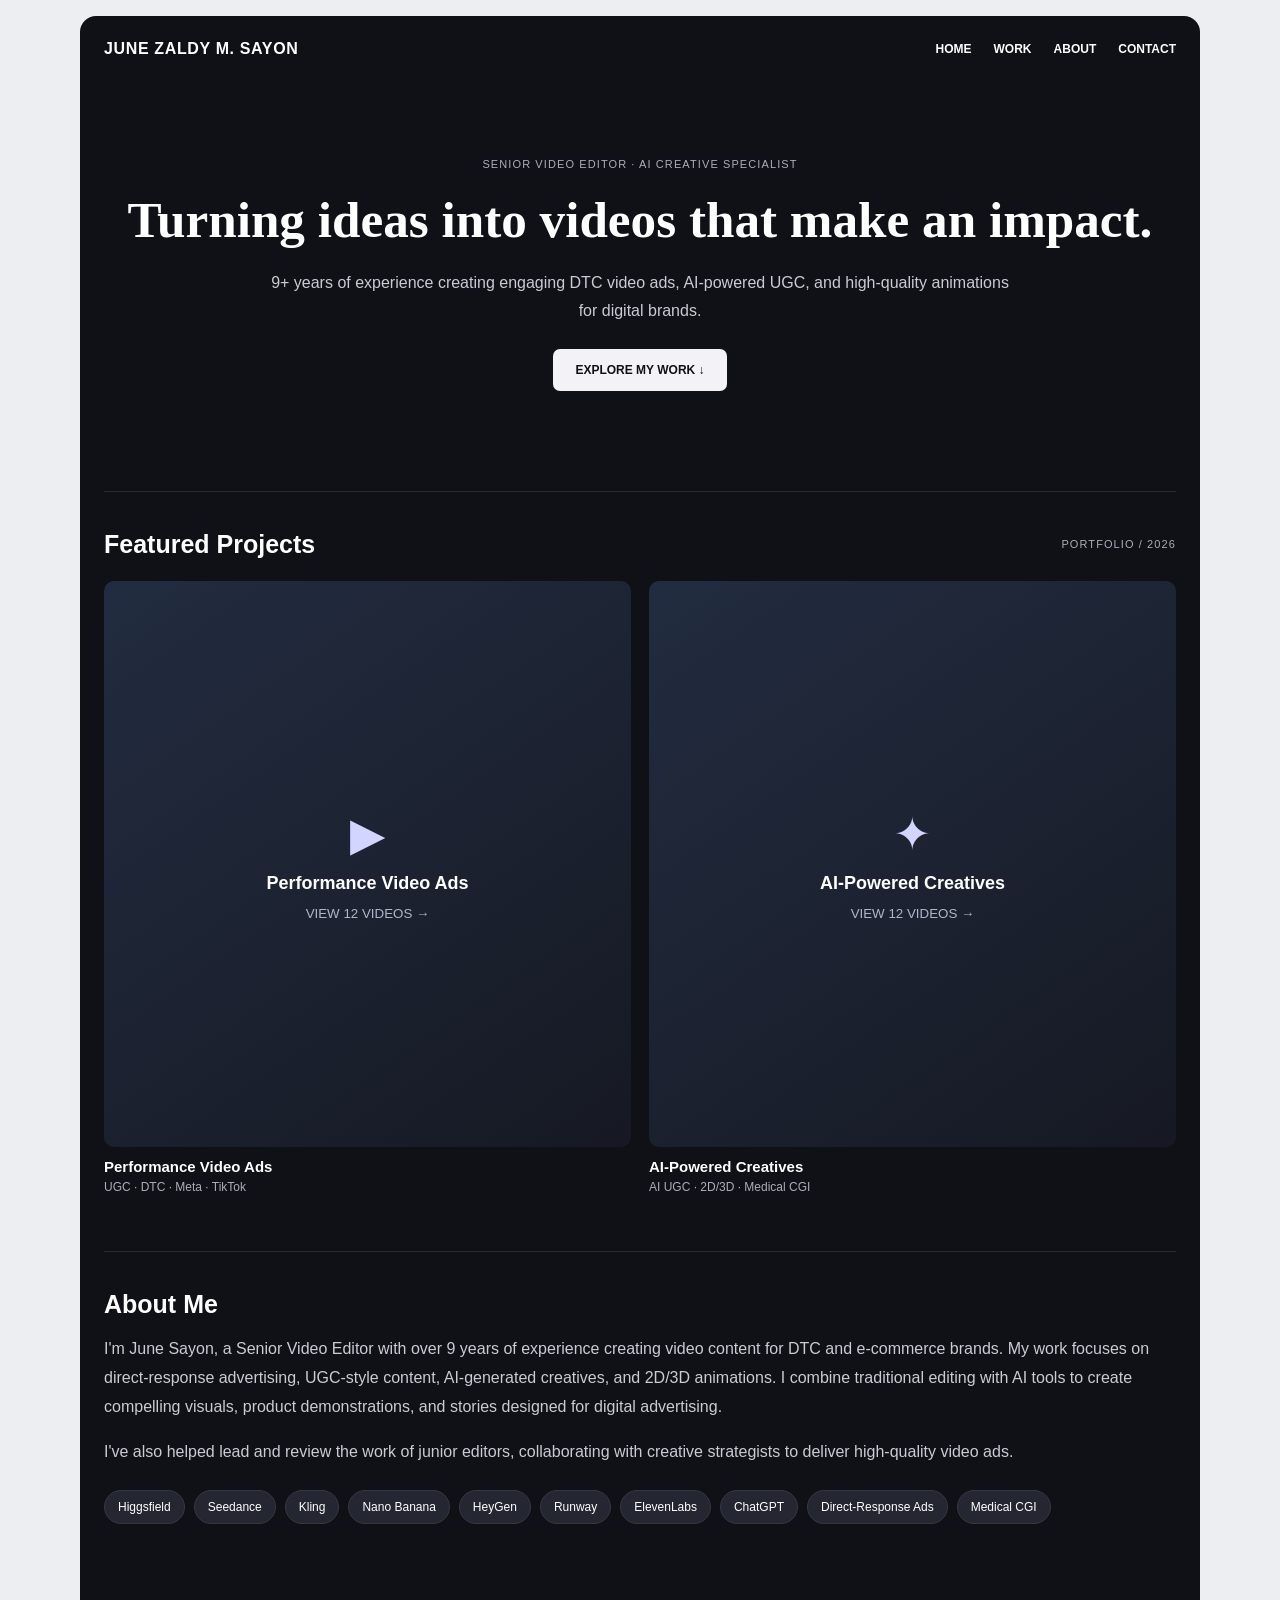
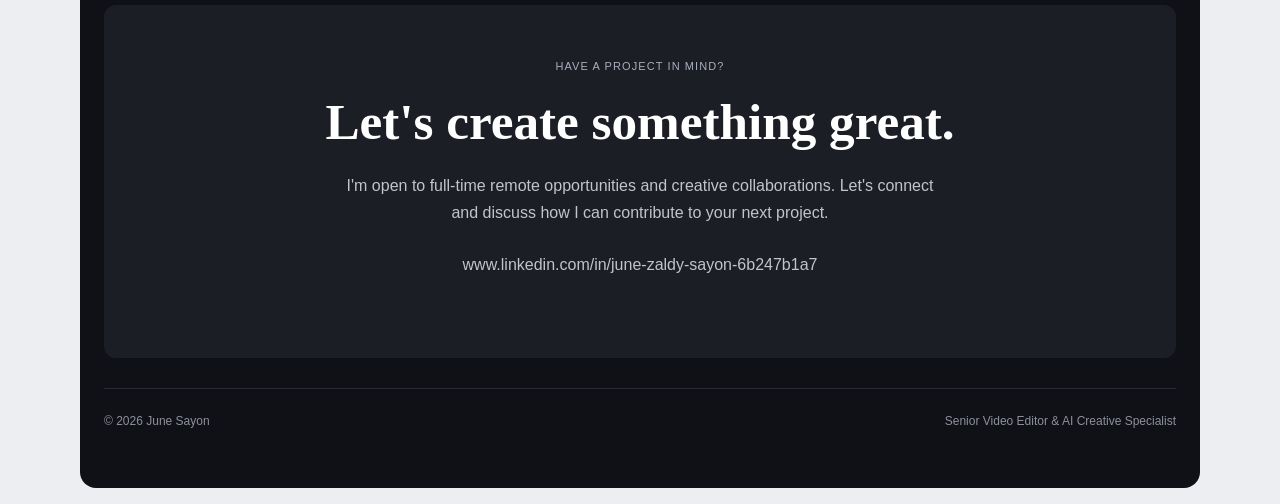
<file: index.html>
<!doctype html><html lang="en"><head><meta charset="utf-8"><meta name="viewport" content="width=device-width,initial-scale=1"><meta name="description" content="June Zaldy M. Sayon — Senior Video Editor & AI Creative Specialist"><title>June Zaldy M. Sayon | Senior Video Editor</title><link rel="stylesheet" href="style.css"></head><body><main><header><a class="brand" href="index.html">JUNE ZALDY M. SAYON</a><nav><a href="index.html">HOME</a><a href="index.html#work">WORK</a><a href="index.html#about">ABOUT</a><a href="index.html#contact">CONTACT</a></nav></header><section class="hero" id="home"><div class="eyebrow">SENIOR VIDEO EDITOR · AI CREATIVE SPECIALIST</div><h1>Turning ideas into videos that make an impact.</h1><p>9+ years of experience creating engaging DTC video ads, AI-powered UGC, and high-quality animations for digital brands.</p><a class="btn" href="#work">EXPLORE MY WORK ↓</a></section><section class="section" id="work"><div class="sectionhead"><h2>Featured Projects</h2><span class="tag">PORTFOLIO / 2026</span></div><div class="grid"><a class="project link" href="performance-ads.html"><div class="visual"><div class="placeholder"><span class="symbol">▶</span><strong>Performance Video Ads</strong><small>VIEW 12 VIDEOS →</small></div></div><h3>Performance Video Ads</h3><p>UGC · DTC · Meta · TikTok</p></a><a class="project link" href="ai-creatives.html"><div class="visual"><div class="placeholder"><span class="symbol">✦</span><strong>AI-Powered Creatives</strong><small>VIEW 12 VIDEOS →</small></div></div><h3>AI-Powered Creatives</h3><p>AI UGC · 2D/3D · Medical CGI</p></a></div></section><section class="section about" id="about"><h2>About Me</h2><p>I'm June Sayon, a Senior Video Editor with over 9 years of experience creating video content for DTC and e-commerce brands. My work focuses on direct-response advertising, UGC-style content, AI-generated creatives, and 2D/3D animations. I combine traditional editing with AI tools to create compelling visuals, product demonstrations, and stories designed for digital advertising.</p><p>I've also helped lead and review the work of junior editors, collaborating with creative strategists to deliver high-quality video ads.</p><div class="skills"><span>Higgsfield</span><span>Seedance</span><span>Kling</span><span>Nano Banana</span><span>HeyGen</span><span>Runway</span><span>ElevenLabs</span><span>ChatGPT</span><span>Direct-Response Ads</span><span>Medical CGI</span></div></section><section class="contact" id="contact"><div class="eyebrow">HAVE A PROJECT IN MIND?</div><h2>Let's create something great.</h2><p>I'm open to full-time remote opportunities and creative collaborations. Let's connect and discuss how I can contribute to your next project.</p><p>www.linkedin.com/in/june-zaldy-sayon-6b247b1a7</p></section><div class="footer"><span>© 2026 June Sayon</span><span>Senior Video Editor & AI Creative Specialist</span></div></main></body></html>
</file>
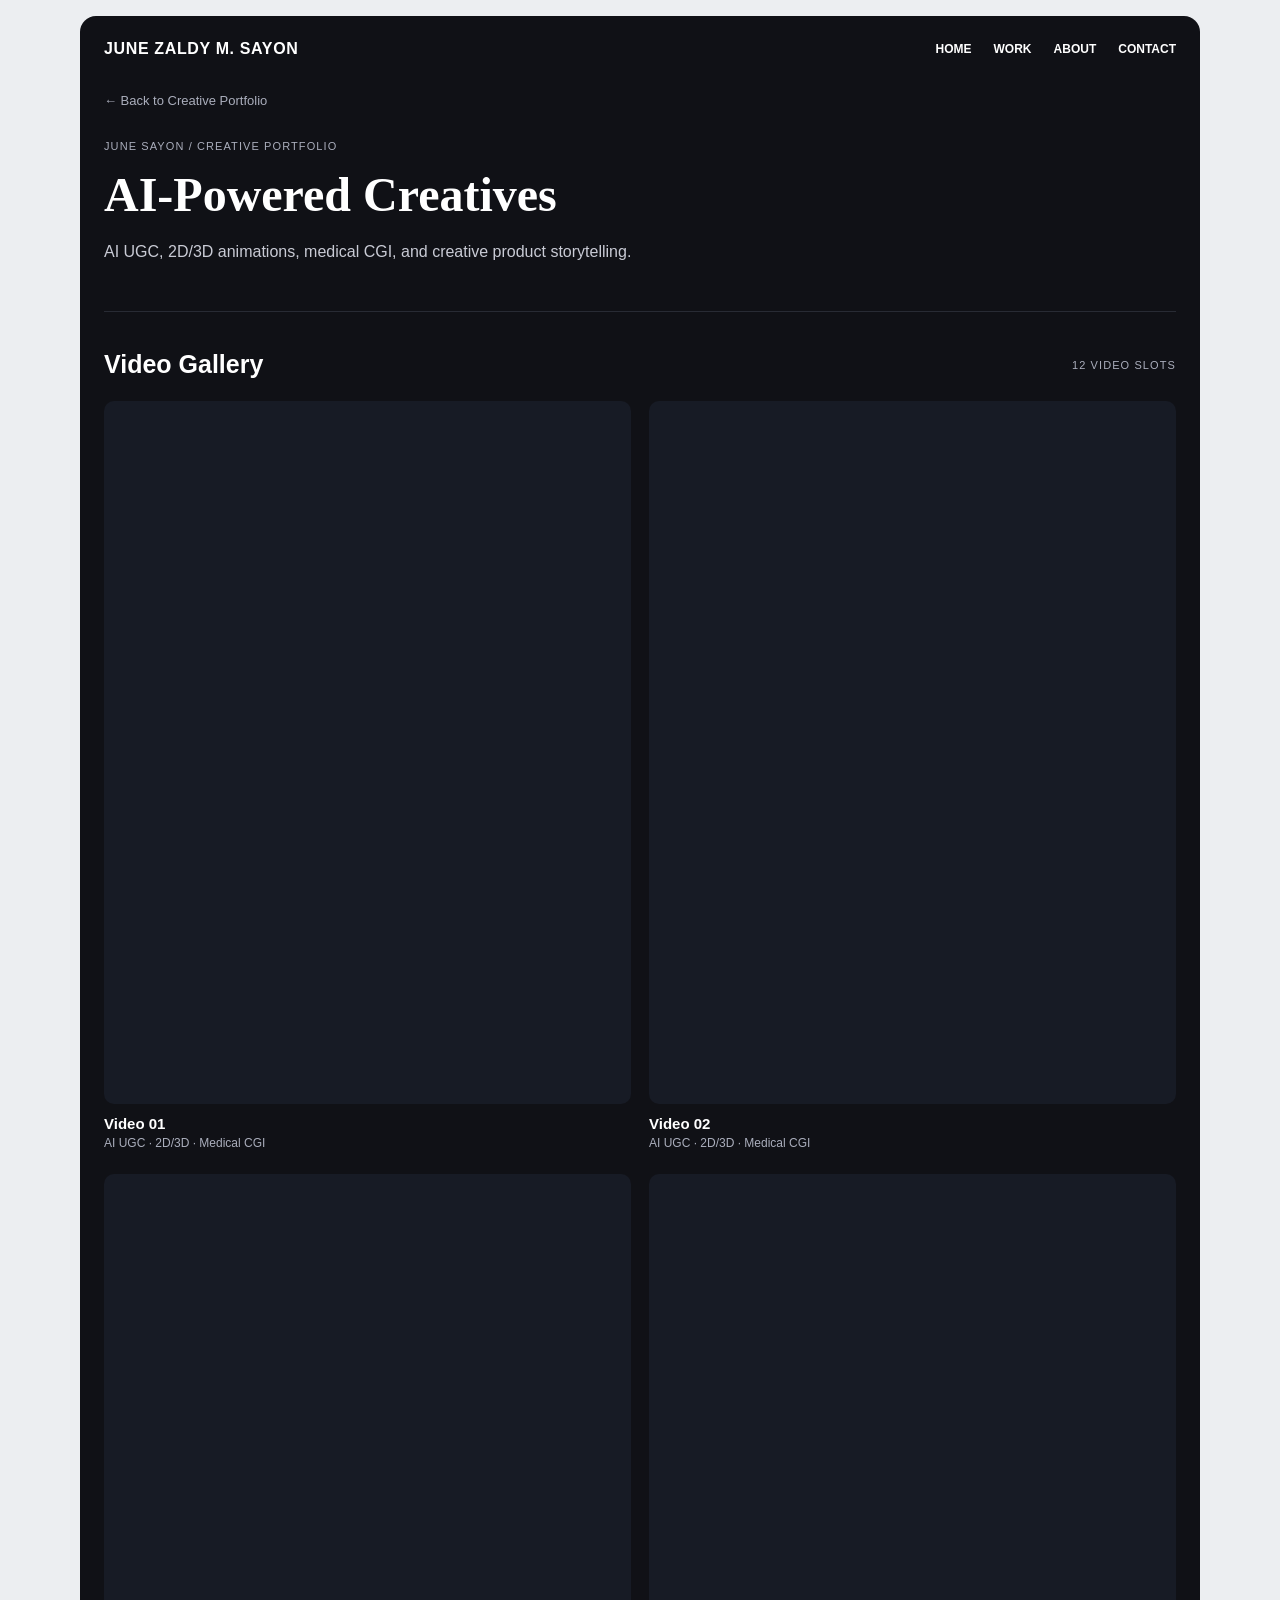
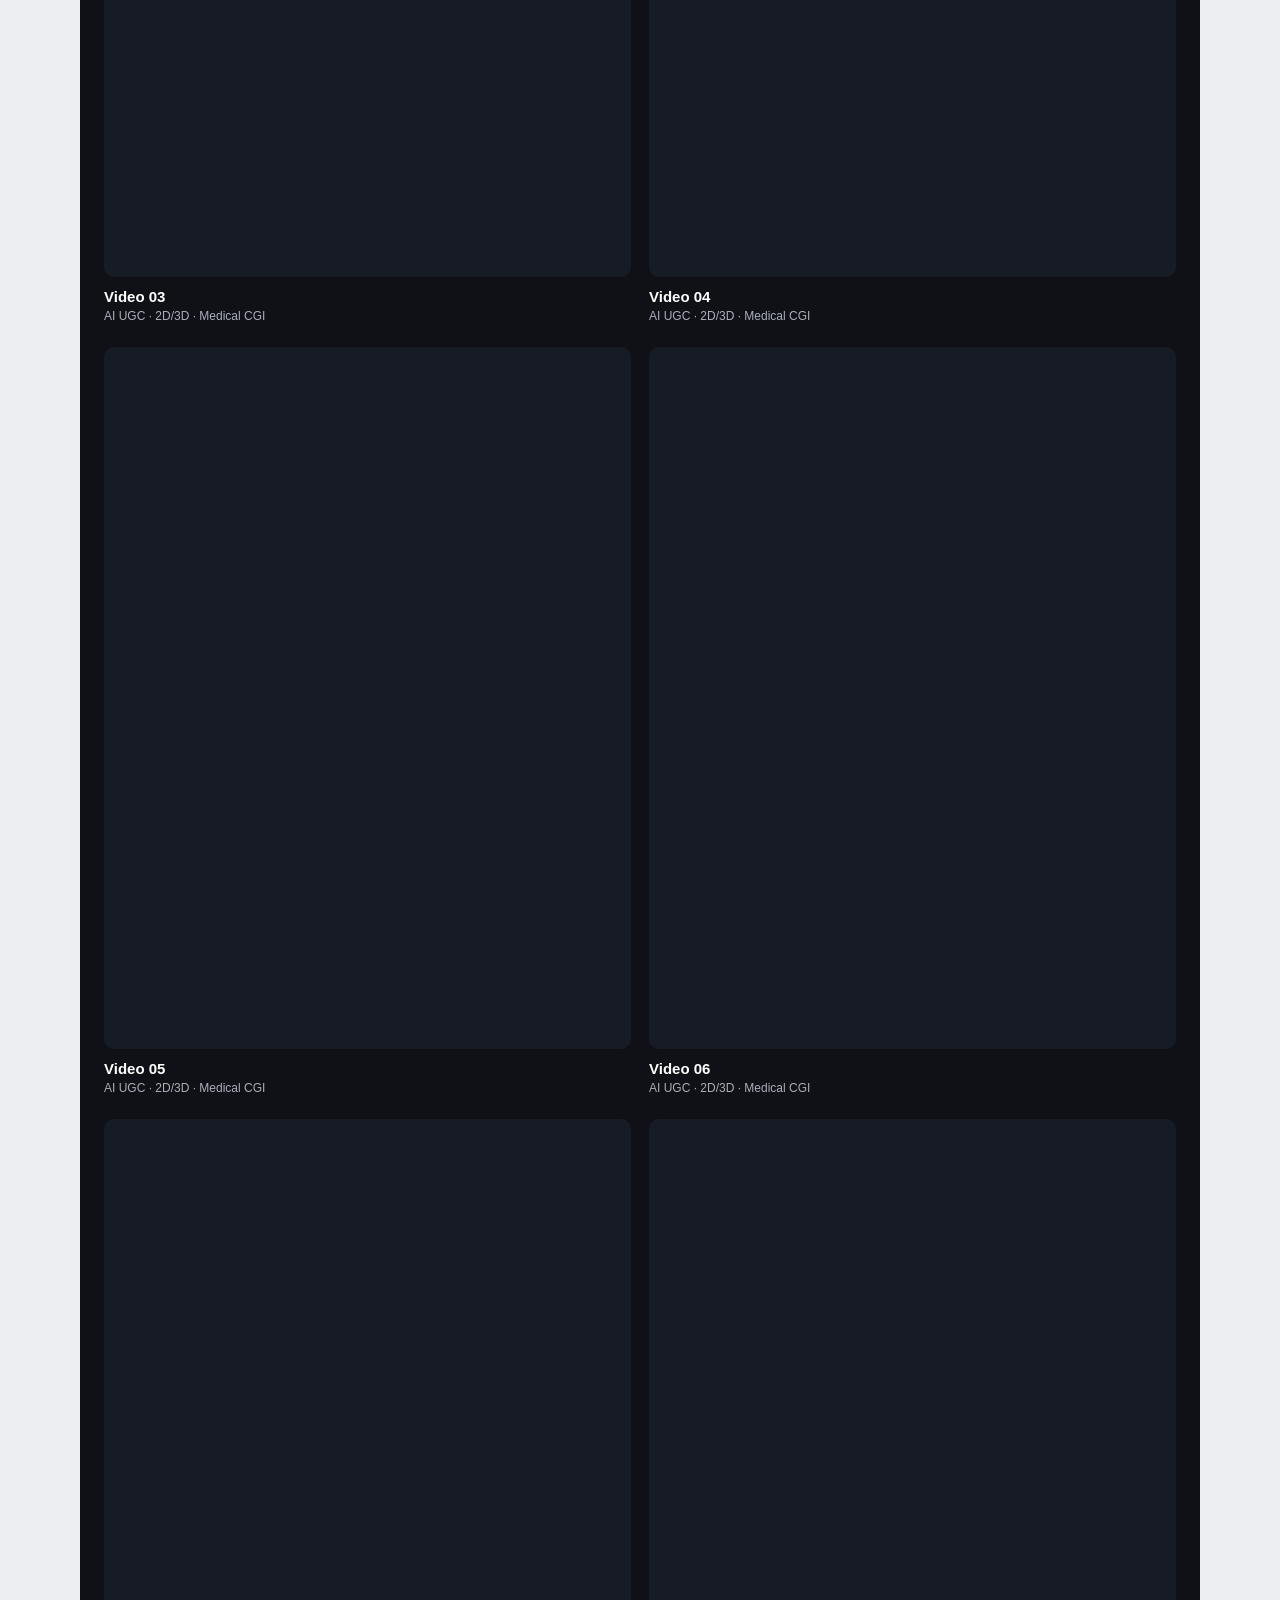
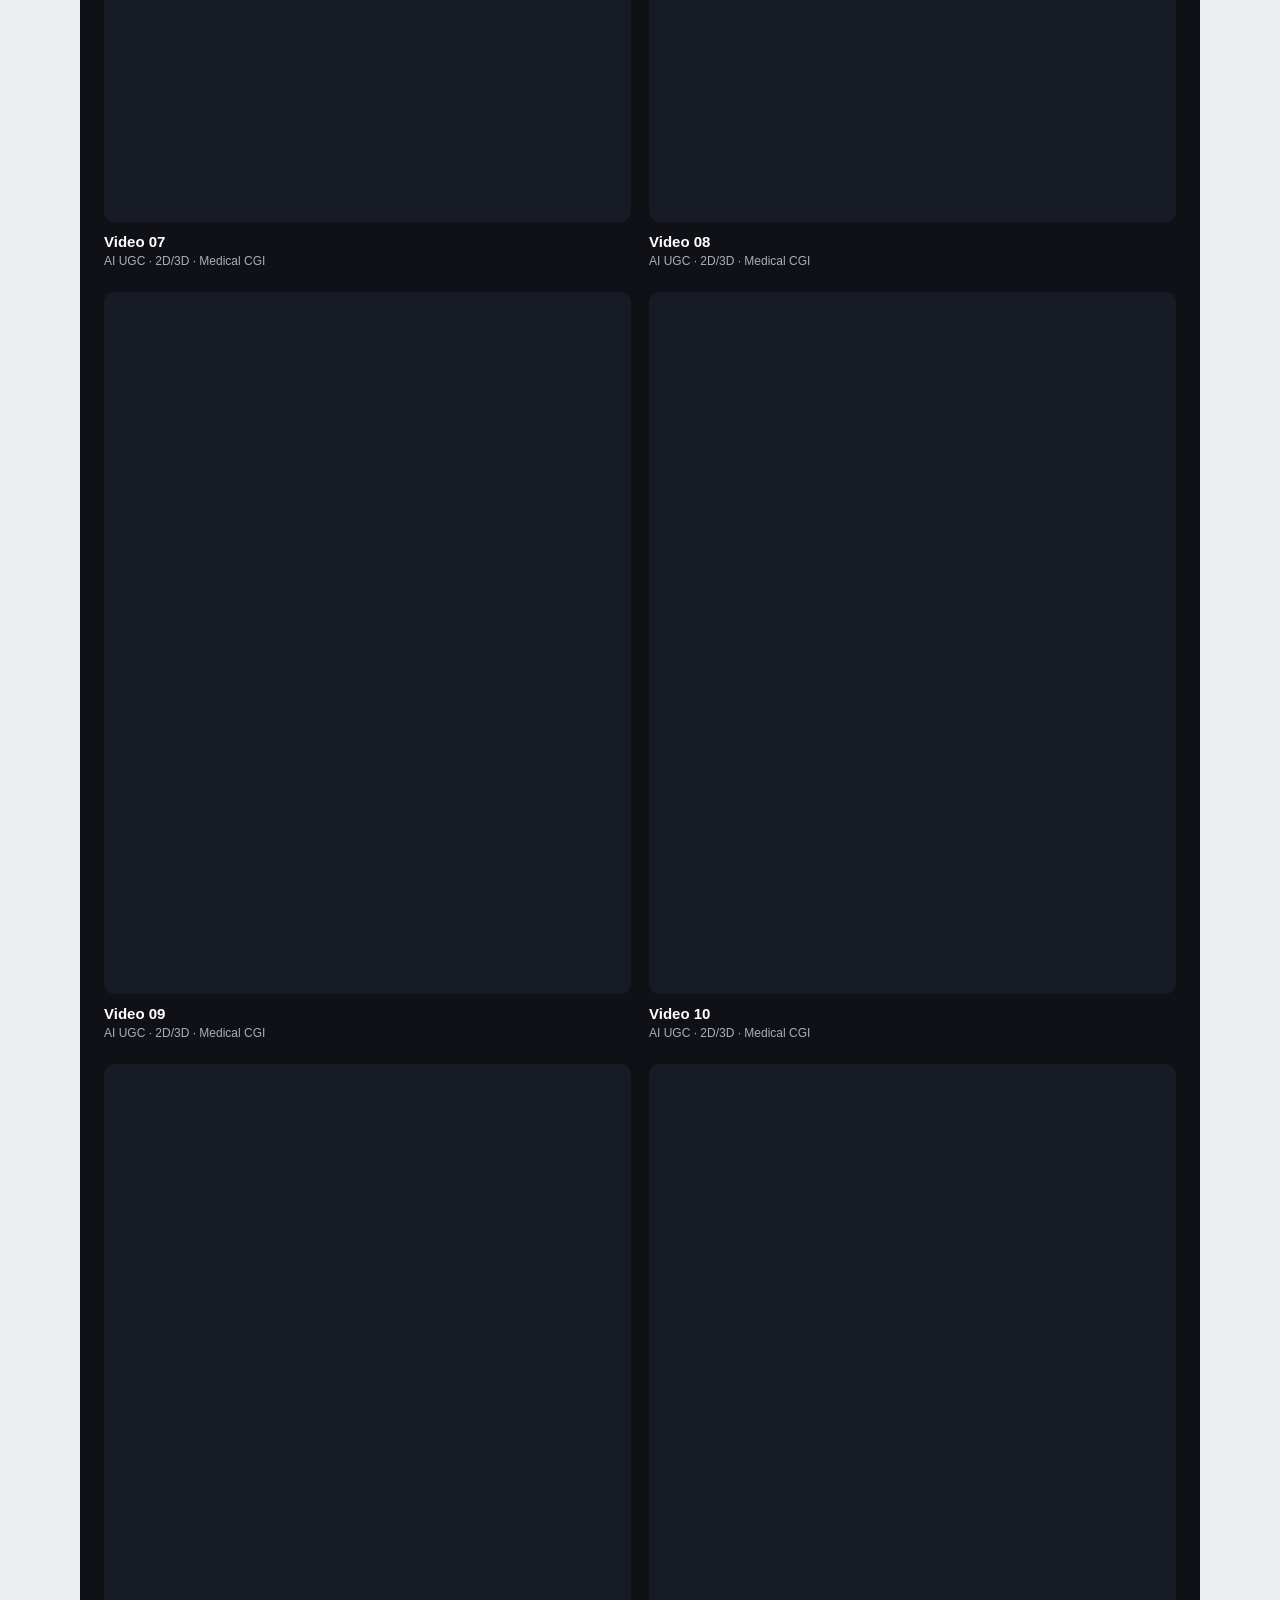
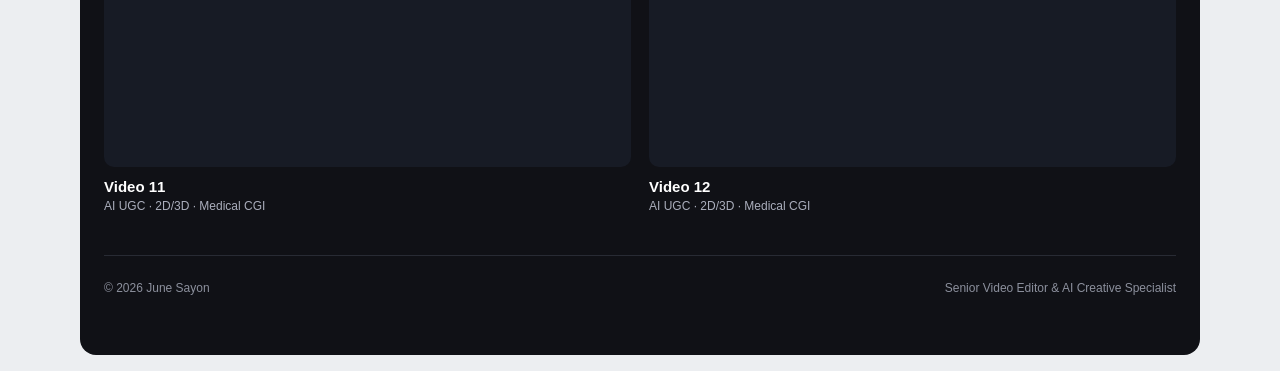
<file: ai-creatives.html>
<!doctype html>
<html lang="en">
<head>
  <meta charset="utf-8">
  <meta name="viewport" content="width=device-width, initial-scale=1">

  <meta name="description"
    content="June Sayon — Senior Video Editor & AI Creative Specialist">

  <title>AI-Powered Creatives | June Sayon</title>
  <link rel="stylesheet" href="style.css">
</head>

<body>
<main>

  <header>
    <a class="brand" href="index.html">
      JUNE ZALDY M. SAYON
    </a>

    <nav>
      <a href="index.html">HOME</a>
      <a href="index.html#work">WORK</a>
      <a href="index.html#about">ABOUT</a>
      <a href="index.html#contact">CONTACT</a>
    </nav>
  </header>

  <a class="back" href="index.html#work">
    &larr; Back to Creative Portfolio
  </a>

  <section class="gallery-head">
    <div class="eyebrow">
      JUNE SAYON / CREATIVE PORTFOLIO
    </div>

    <h1>AI-Powered Creatives</h1>

    <p>
      AI UGC, 2D/3D animations, medical CGI,
      and creative product storytelling.
    </p>
  </section>

  <section class="section">

    <div class="sectionhead">
      <h2>Video Gallery</h2>
      <span class="tag">12 VIDEO SLOTS</span>
    </div>

    <div class="grid" id="gallery"></div>

  </section>

  <div class="footer">
    <span>&copy; 2026 June Sayon</span>
    <span>
      Senior Video Editor & AI Creative Specialist
    </span>
  </div>

</main>

<script>

// ======================================
// EDIT YOUR VIDEO LINKS HERE
// Supports Google Drive, Facebook,
// and YouTube.
// ======================================

const VIDEO_LINKS = [
  "https://drive.google.com/file/d/1cMndAELmhkUSLpJbj2oiwZcGvJUxAbvp/preview",
  "https://drive.google.com/file/d/1J-uFXZ0FwT1E-WSwAv15j7IQouKRoA-j/preview",
  "https://drive.google.com/file/d/19Xtu9i-pDg11iM2ORbxPiZfEOdZMXFqw/preview",
  "https://drive.google.com/file/d/1Luvdg4P1-v88cgNfHkJIaD8daCMxBjst/preview",
  "https://drive.google.com/file/d/1yQfmzikF1RAQSJP_esu4aZK-98xv4dtz/preview",
  "https://drive.google.com/file/d/1lubN1Cj834a_aBonGEljrIQv7cI0zXe4/preview",
  "https://drive.google.com/file/d/1HdUQPOnDJ5lUYT7kk42v9Vr_afkTuQyk/preview",
  "https://drive.google.com/file/d/1B03ian4O3mFc_NbuqlQUv5KbN9zEfybE/preview",
  "https://drive.google.com/file/d/1h_0n9p0yzdP8A_o796DQuPCa_HgArG4T/preview",
  "https://drive.google.com/file/d/1lBq3LAzoD5xibRAJzaa9hSiMCNYG12Xj/preview",
  "https://drive.google.com/file/d/1bLkJAJ7_RdRsY2MuWomr2XP4tUQ8ib4y/preview",
  "https://drive.google.com/file/d/1zd7r3Y8CvBKRX5sGy4gGscuJZ2QknkLy/preview"
];

// ======================================
// VIDEO EMBED CONVERTER
// ======================================

function embedUrl(link) {
  try {
    const u = new URL(link);
    const host = u.hostname.toLowerCase();

    // GOOGLE DRIVE
    if (host === "drive.google.com") {
      const match = u.pathname.match(
        /\/file\/d\/([^/]+)/
      );

      const id = match
        ? match[1]
        : u.searchParams.get("id");

      if (id) {
        return (
          "https://drive.google.com/file/d/" +
          encodeURIComponent(id) +
          "/preview"
        );
      }
    }

    // FACEBOOK
    if (
      host === "facebook.com" ||
      host.endsWith(".facebook.com") ||
      host === "fb.watch"
    ) {
      return (
        "https://www.facebook.com/plugins/video.php?href=" +
        encodeURIComponent(link) +
        "&show_text=false"
      );
    }

    // YOUTUBE SHORT LINKS
    if (host === "youtu.be") {
      const id = u.pathname
        .slice(1)
        .split("/")[0];

      if (id) {
        return (
          "https://www.youtube-nocookie.com/embed/" +
          encodeURIComponent(id)
        );
      }
    }

    // YOUTUBE STANDARD LINKS
    if (
      host === "youtube.com" ||
      host.endsWith(".youtube.com")
    ) {
      const id =
        u.searchParams.get("v") ||
        (
          u.pathname.match(
            /^\/(?:shorts|embed|live)\/([^/]+)/
          ) || []
        )[1];

      if (id) {
        return (
          "https://www.youtube-nocookie.com/embed/" +
          encodeURIComponent(id)
        );
      }
    }

  } catch (error) {
    console.error("Invalid video URL:", link);
  }

  return "";
}

// ======================================
// CREATE ALL 12 VIDEO CARDS
// ======================================

const gallery = document.getElementById("gallery");

VIDEO_LINKS.slice(0, 12).forEach((link, index) => {

  const number = String(index + 1).padStart(2, "0");

  const card = document.createElement("article");
  card.className = "video-card";

  const frame = document.createElement("div");
  frame.className = "video-frame";

  const videoSrc = link ? embedUrl(link.trim()) : "";

  if (videoSrc) {

    const iframe = document.createElement("iframe");

    iframe.src = videoSrc;
    iframe.title = "AI Creative Video " + number;
    iframe.loading = "lazy";

    iframe.allow =
      "autoplay; clipboard-write; encrypted-media; " +
      "picture-in-picture; web-share";

    iframe.allowFullscreen = true;

    iframe.style.width = "100%";
    iframe.style.height = "100%";
    iframe.style.border = "0";

    frame.appendChild(iframe);

  } else {

    const placeholder = document.createElement("div");
    placeholder.className = "video-empty";

    const icon = document.createElement("b");
    icon.textContent = "\u25B6";

    const title = document.createElement("strong");
    title.textContent = "Video " + number;

    const hint = document.createElement("small");
    hint.textContent = "Add your video link in VIDEO_LINKS";

    placeholder.append(icon, title, hint);
    frame.appendChild(placeholder);

  }

  const heading = document.createElement("h3");
  heading.textContent = "Video " + number;

  const description = document.createElement("p");
  description.textContent =
    "AI UGC \u00B7 2D/3D \u00B7 Medical CGI";

  card.append(frame, heading, description);
  gallery.appendChild(card);

});

</script>

</body>
</html>
</file>
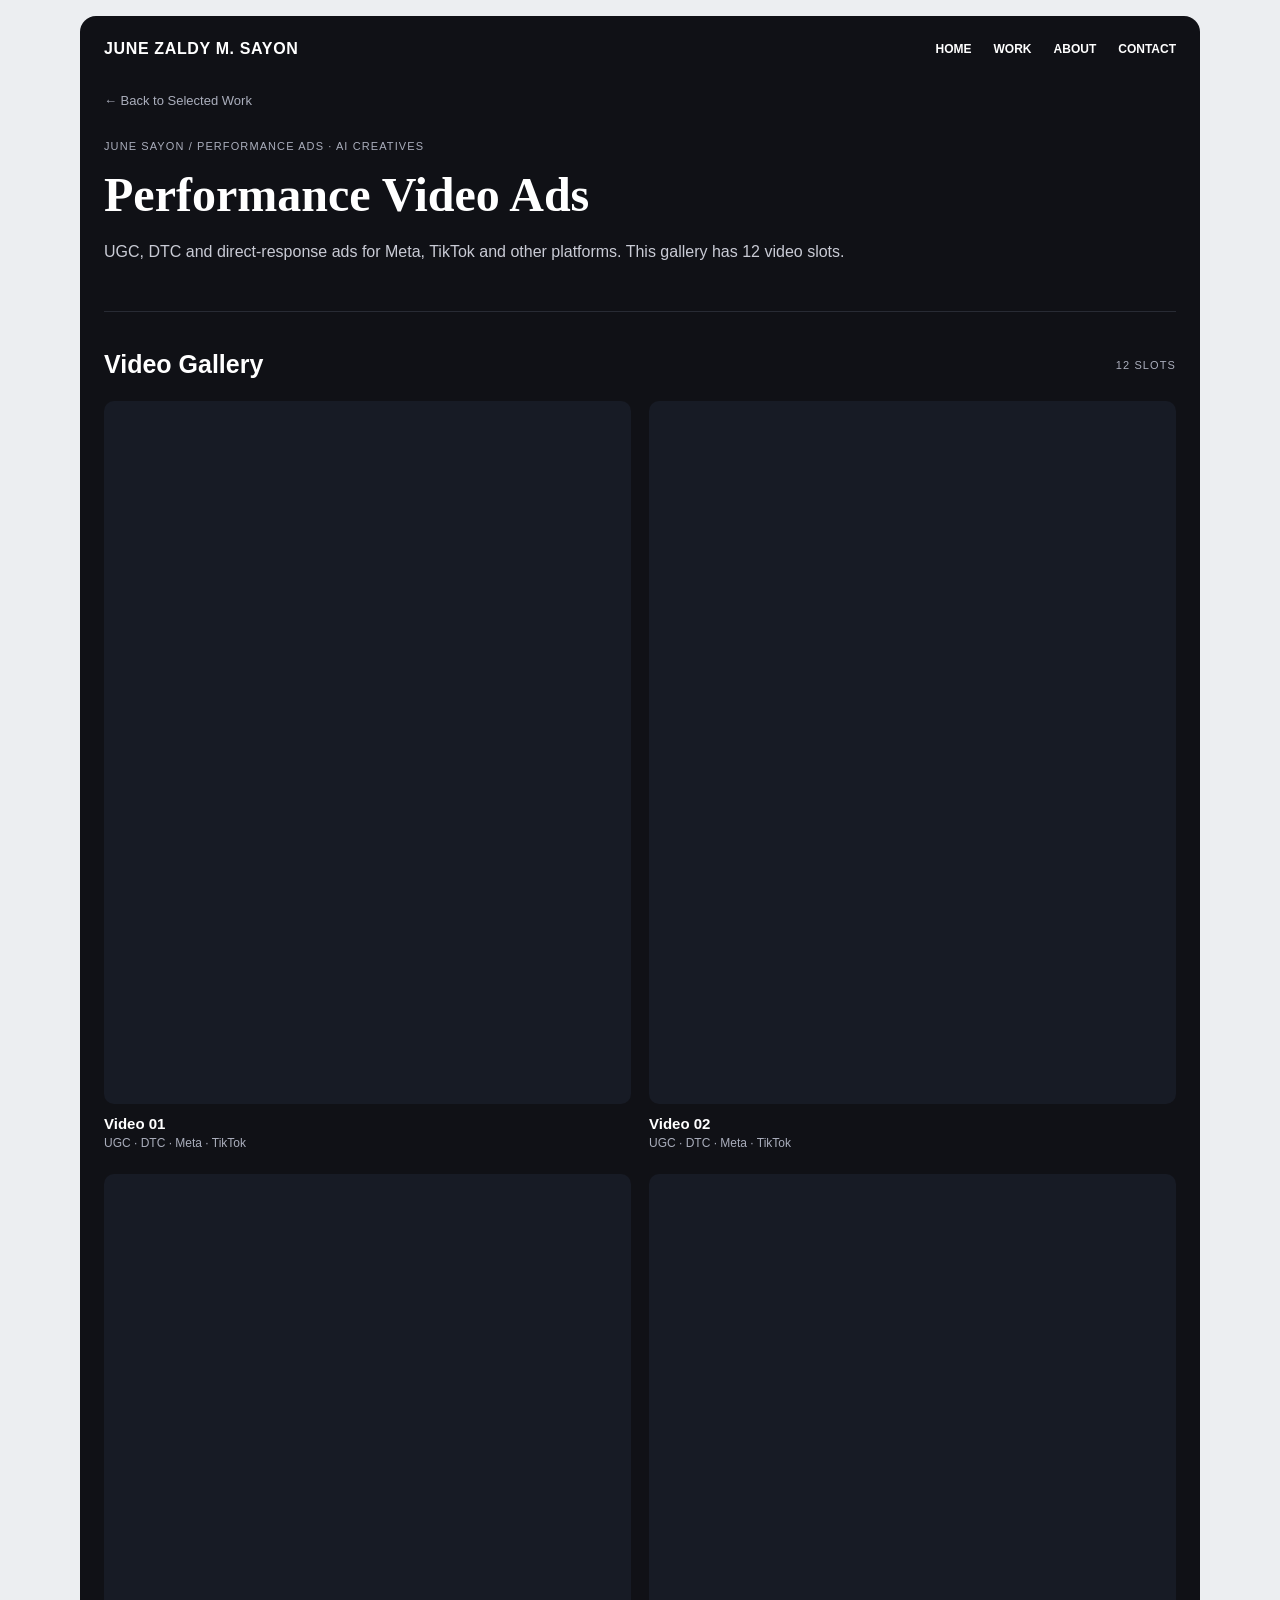
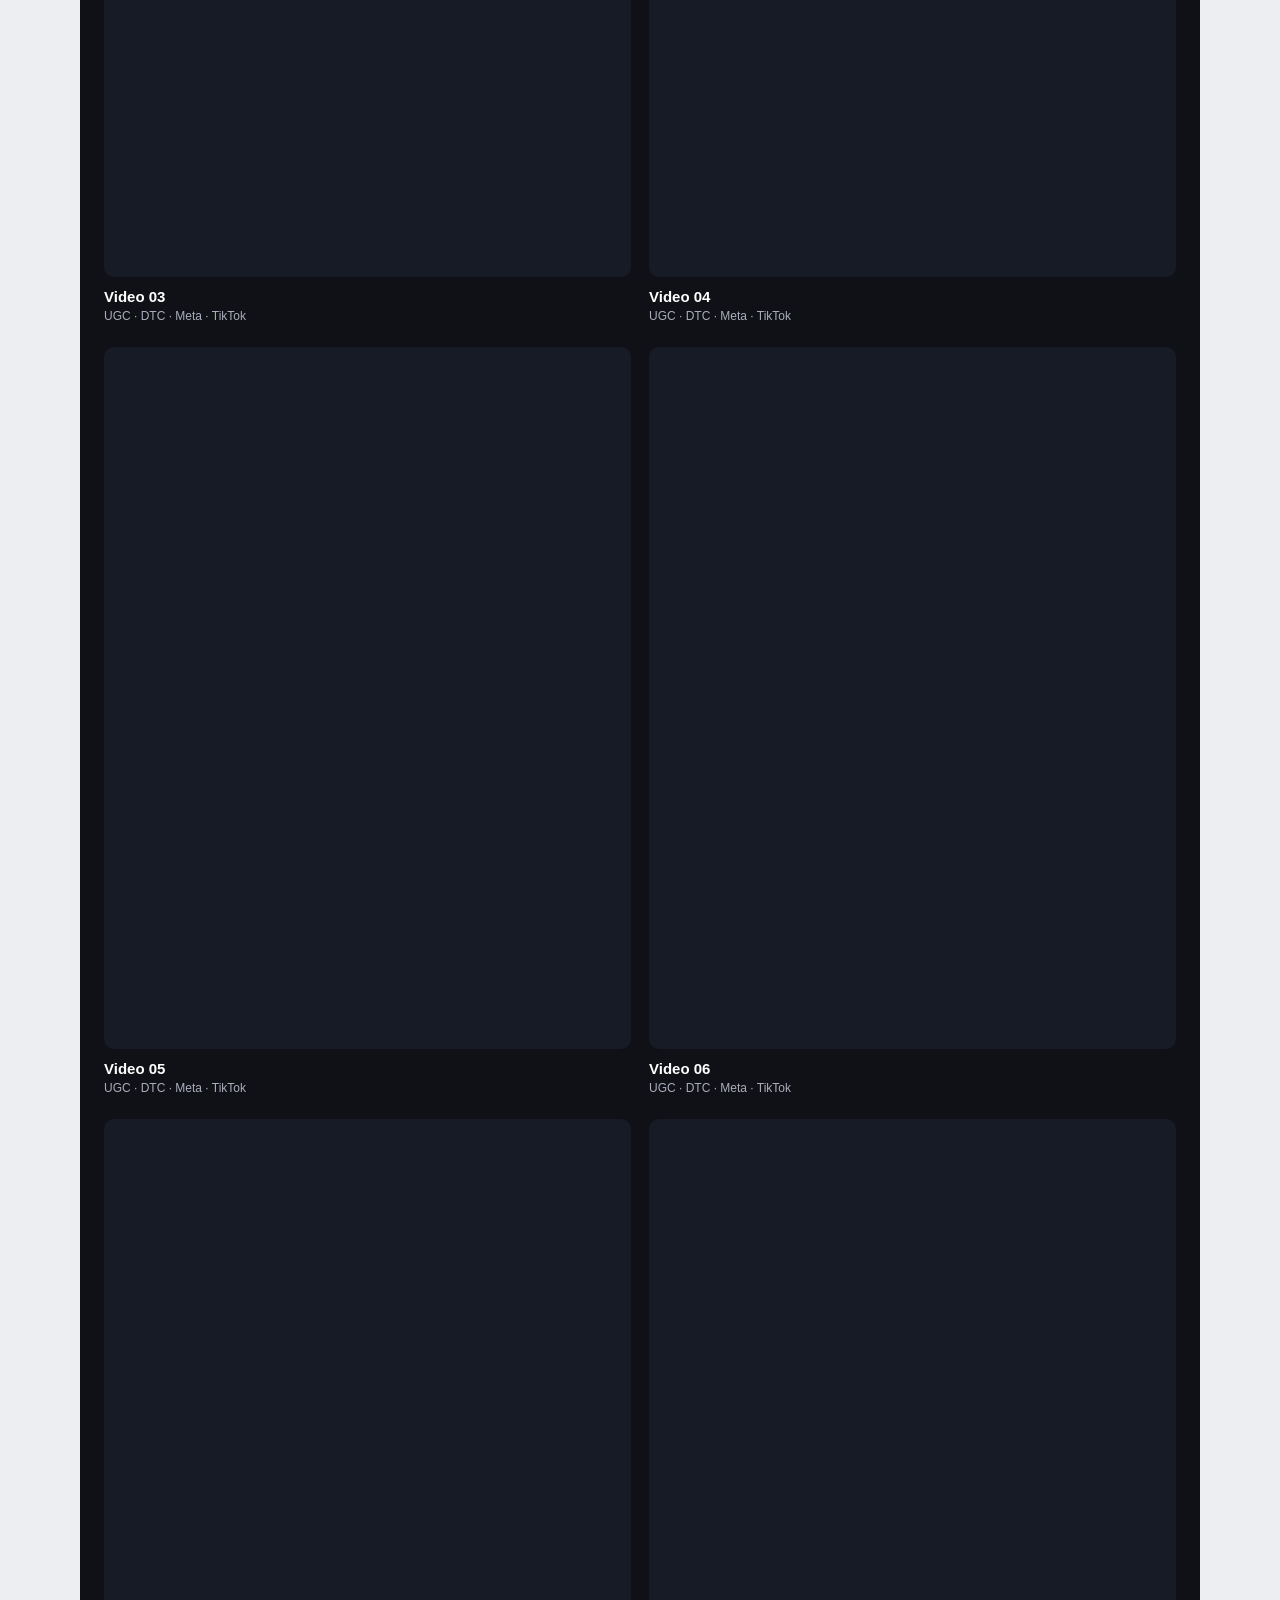
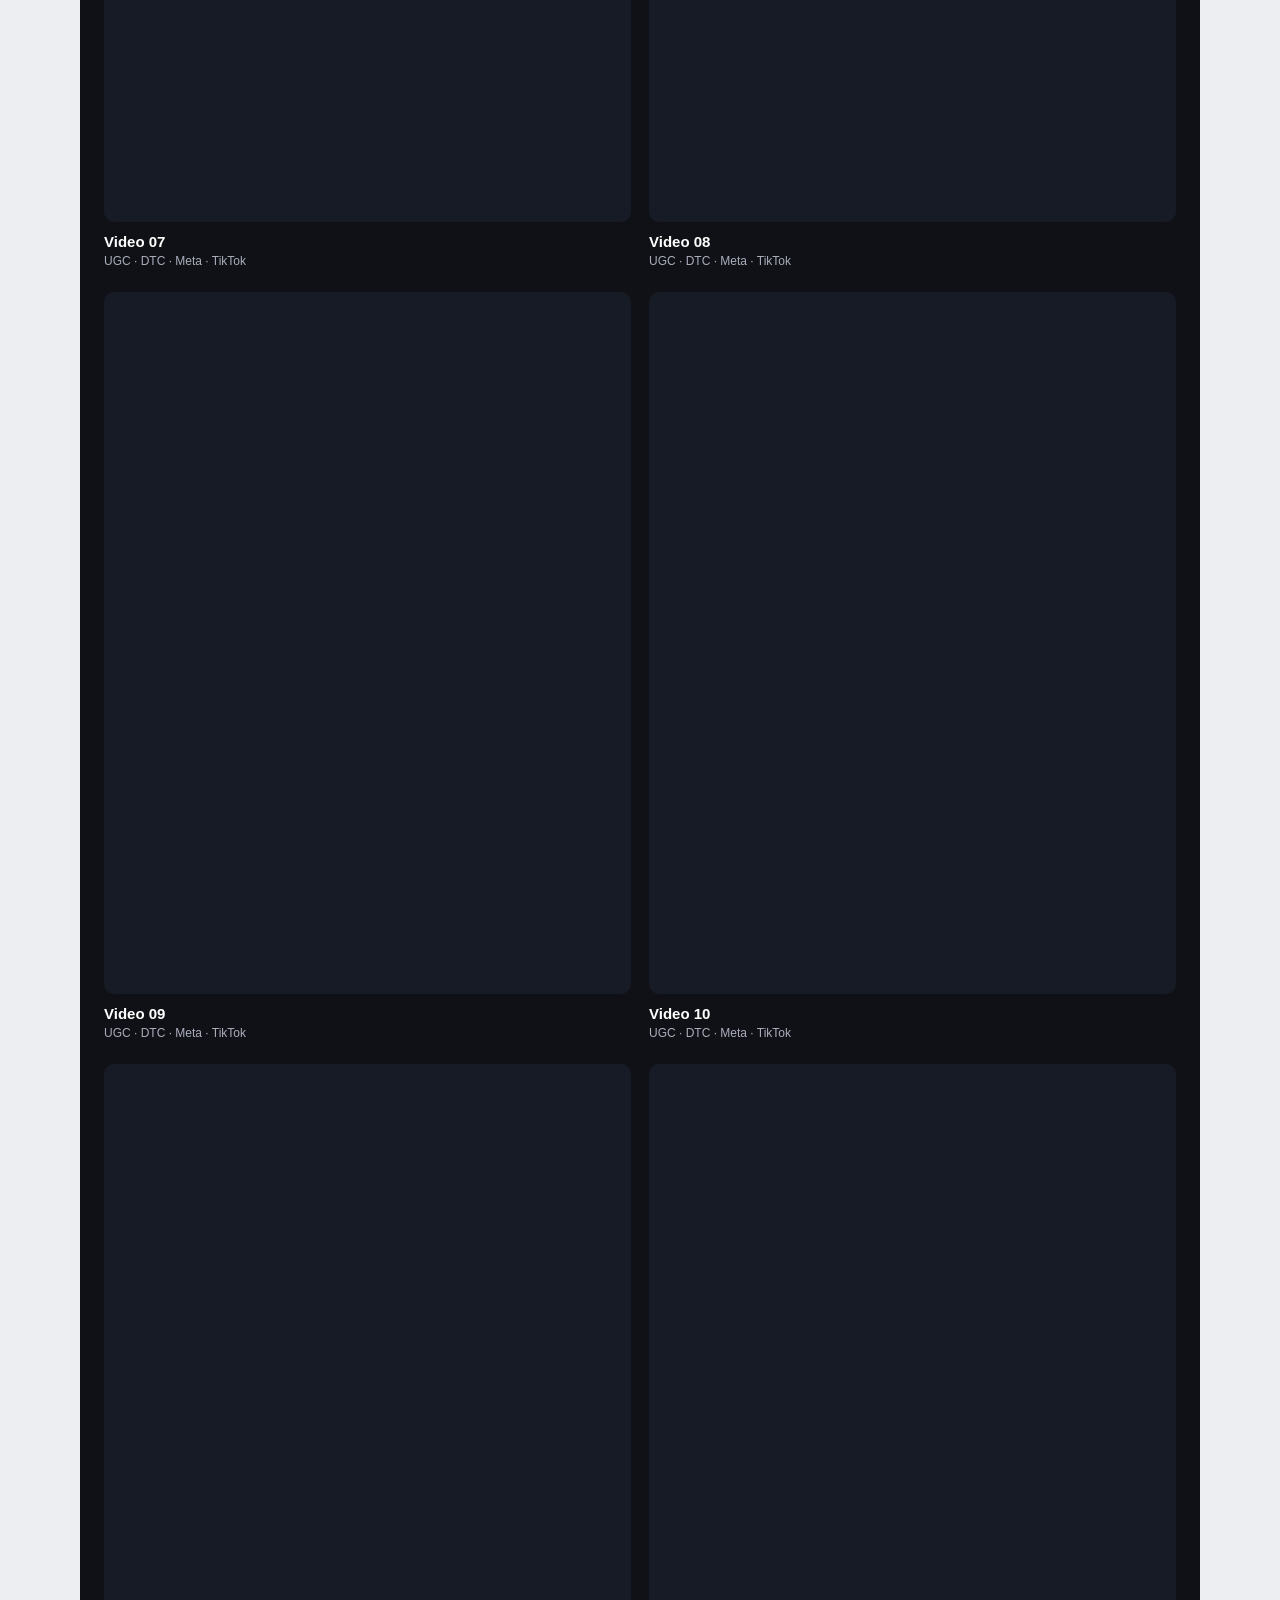
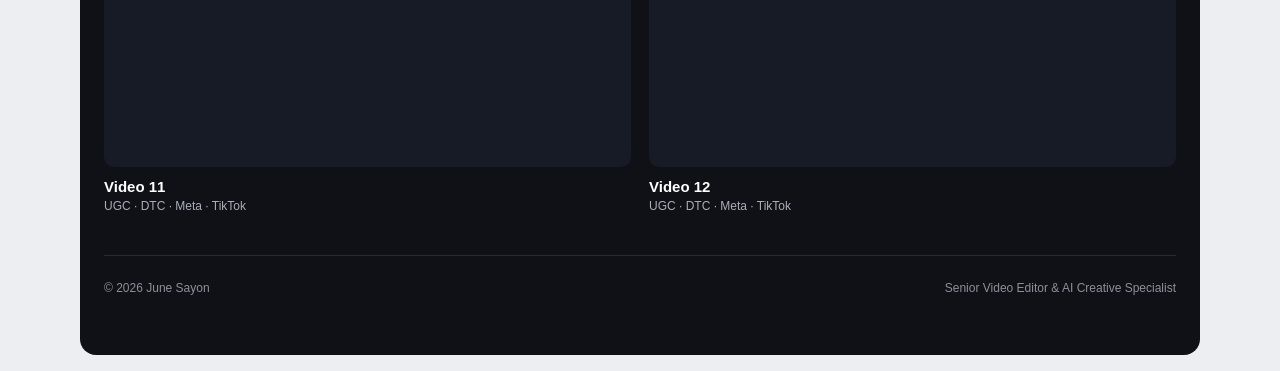
<file: performance-ads.html>
<!doctype html><html lang="en"><head><meta charset="utf-8"><meta name="viewport" content="width=device-width,initial-scale=1"><meta name="description" content="June Sayon — Senior Video Editor & AI Creative Specialist"><title>Performance Video Ads | June Sayon</title><link rel="stylesheet" href="style.css"></head><body><main><header><a class="brand" href="index.html">JUNE ZALDY M. SAYON</a><nav><a href="index.html">HOME</a><a href="index.html#work">WORK</a><a href="index.html#about">ABOUT</a><a href="index.html#contact">CONTACT</a></nav></header><a class="back" href="index.html#work">← Back to Selected Work</a><section class="gallery-head"><div class="eyebrow">JUNE SAYON / PERFORMANCE ADS · AI CREATIVES</div><h1>Performance Video Ads</h1><p>UGC, DTC and direct-response ads for Meta, TikTok and other platforms. This gallery has 12 video slots.</p></section><section class="section"><div class="sectionhead"><h2>Video Gallery</h2><span class="tag">12 SLOTS</span></div><div class="grid" id="gallery"><article class="video-card"><div class="video-frame" id="video-1"><div class="video-empty"><b>▶</b><strong>Video 01</strong><small>Add a public Facebook or YouTube URL in VIDEO_LINKS below</small></div></div><h3>Video 01</h3><p>UGC · DTC · Meta · TikTok</p></article><article class="video-card"><div class="video-frame" id="video-2"><div class="video-empty"><b>▶</b><strong>Video 02</strong><small>Add a public Facebook or YouTube URL in VIDEO_LINKS below</small></div></div><h3>Video 02</h3><p>UGC · DTC · Meta · TikTok</p></article><article class="video-card"><div class="video-frame" id="video-3"><div class="video-empty"><b>▶</b><strong>Video 03</strong><small>Add a public Facebook or YouTube URL in VIDEO_LINKS below</small></div></div><h3>Video 03</h3><p>UGC · DTC · Meta · TikTok</p></article><article class="video-card"><div class="video-frame" id="video-4"><div class="video-empty"><b>▶</b><strong>Video 04</strong><small>Add a public Facebook or YouTube URL in VIDEO_LINKS below</small></div></div><h3>Video 04</h3><p>UGC · DTC · Meta · TikTok</p></article><article class="video-card"><div class="video-frame" id="video-5"><div class="video-empty"><b>▶</b><strong>Video 05</strong><small>Add a public Facebook or YouTube URL in VIDEO_LINKS below</small></div></div><h3>Video 05</h3><p>UGC · DTC · Meta · TikTok</p></article><article class="video-card"><div class="video-frame" id="video-6"><div class="video-empty"><b>▶</b><strong>Video 06</strong><small>Add a public Facebook or YouTube URL in VIDEO_LINKS below</small></div></div><h3>Video 06</h3><p>UGC · DTC · Meta · TikTok</p></article><article class="video-card"><div class="video-frame" id="video-7"><div class="video-empty"><b>▶</b><strong>Video 07</strong><small>Add a public Facebook or YouTube URL in VIDEO_LINKS below</small></div></div><h3>Video 07</h3><p>UGC · DTC · Meta · TikTok</p></article><article class="video-card"><div class="video-frame" id="video-8"><div class="video-empty"><b>▶</b><strong>Video 08</strong><small>Add a public Facebook or YouTube URL in VIDEO_LINKS below</small></div></div><h3>Video 08</h3><p>UGC · DTC · Meta · TikTok</p></article><article class="video-card"><div class="video-frame" id="video-9"><div class="video-empty"><b>▶</b><strong>Video 09</strong><small>Add a public Facebook or YouTube URL in VIDEO_LINKS below</small></div></div><h3>Video 09</h3><p>UGC · DTC · Meta · TikTok</p></article><article class="video-card"><div class="video-frame" id="video-10"><div class="video-empty"><b>▶</b><strong>Video 10</strong><small>Add a public Facebook or YouTube URL in VIDEO_LINKS below</small></div></div><h3>Video 10</h3><p>UGC · DTC · Meta · TikTok</p></article><article class="video-card"><div class="video-frame" id="video-11"><div class="video-empty"><b>▶</b><strong>Video 11</strong><small>Add a public Facebook or YouTube URL in VIDEO_LINKS below</small></div></div><h3>Video 11</h3><p>UGC · DTC · Meta · TikTok</p></article><article class="video-card"><div class="video-frame" id="video-12"><div class="video-empty"><b>▶</b><strong>Video 12</strong><small>Add a public Facebook or YouTube URL in VIDEO_LINKS below</small></div></div><h3>Video 12</h3><p>UGC · DTC · Meta · TikTok</p></article></div></section><script>
// EDIT ONLY THE LINKS BELOW: paste public Facebook or YouTube video URLs between the quotes.
const VIDEO_LINKS = [
  "https://www.facebook.com/clarifion/videos/2846890205625692/",
  "https://www.facebook.com/100093491523814/videos/367026119743577",
  "https://www.facebook.com/100093491523814/videos/362488326822784",
  "https://www.facebook.com/61572849095021/videos/1703862370212164",
  "https://www.facebook.com/61573458281051/videos/650897074572478",
  "https://www.facebook.com/earthwashlaundry/videos/890428715050661/#",
  "https://www.facebook.com/sleepsutera/videos/347348800451992/",
  "http://facebook.com/61572641131881/videos/1217358106418389",
  "https://www.facebook.com/sleepsutera/videos/641091776452218/",
  "https://www.facebook.com/100093371678126/videos/3675590666014461",
  "https://www.facebook.com/sleepsutera/videos/207853560529082/",
  "https://www.facebook.com/sleepsutera/videos/1567631123626860/"
];
function embedUrl(link) {
  try {
    const u = new URL(link);
    const host = u.hostname.toLowerCase();
    if (host === 'facebook.com' || host.endsWith('.facebook.com') || host === 'fb.watch') {
      return 'https://www.facebook.com/plugins/video.php?href=' + encodeURIComponent(link) + '&show_text=false';
    }
    if (host === 'youtu.be') return 'https://www.youtube-nocookie.com/embed/' + encodeURIComponent(u.pathname.slice(1).split('/')[0]);
    if (host === 'youtube.com' || host.endsWith('.youtube.com')) {
      let id = u.searchParams.get('v') || (u.pathname.match(/^\/(?:shorts|embed)\/([^/]+)/) || [])[1];
      if (id) return 'https://www.youtube-nocookie.com/embed/' + encodeURIComponent(id);
    }
  } catch (e) {}
  return '';
}
VIDEO_LINKS.forEach((link, i) => {
  const src = embedUrl(link.trim());
  if (!src) return;
  const target = document.getElementById('video-' + (i+1));
  const iframe = document.createElement('iframe');
  iframe.src = src;
  iframe.title = 'Portfolio video ' + (i+1);
  iframe.loading = 'lazy';
  iframe.allow = 'autoplay; clipboard-write; encrypted-media; picture-in-picture; web-share';
  iframe.allowFullscreen = true;
  target.replaceChildren(iframe);
});
</script><div class="footer"><span>© 2026 June Sayon</span><span>Senior Video Editor & AI Creative Specialist</span></div></main></body></html>
</file>
<file: style.css>
*{box-sizing:border-box}html{scroll-behavior:smooth}body{margin:0;background:#eceef1;color:#fff;font-family:Arial,Helvetica,sans-serif}main{max-width:1120px;margin:16px auto;background:#101116;border-radius:16px;min-height:100vh;padding:24px 24px 60px}a{color:inherit;text-decoration:none}header{display:flex;align-items:center;justify-content:space-between}.brand{font-weight:800;letter-spacing:.04em}nav{display:flex;gap:22px;font-size:12px;font-weight:700}nav a:hover,.back:hover{color:#c5c6ff}.hero{text-align:center;padding:100px 20px;border-bottom:1px solid #282b34}.eyebrow,.tag{font-size:11px;letter-spacing:.1em;color:#aaaebc}.hero h1,.contact h2{font-family:Georgia,serif;font-size:clamp(30px,4vw,52px);line-height:1.16;margin:20px auto}.hero p,.intro{color:#c9cbd5;line-height:1.7;max-width:760px;margin:0 auto 25px}.btn{display:inline-block;background:#f3f3f7;color:#111218;padding:14px 22px;border-radius:7px;font-weight:800;font-size:12px}.section{padding:38px 0 12px}.sectionhead{display:flex;align-items:center;justify-content:space-between;gap:15px;margin-bottom:22px}.section h2{margin:0;font-size:25px}.grid{display:grid;grid-template-columns:repeat(2,minmax(0,1fr));gap:24px 18px}.project{display:block}.visual{aspect-ratio:4/4.3;border-radius:10px;overflow:hidden;background:linear-gradient(145deg,#222c40,#161923);position:relative}.visual img,.visual iframe{display:block;width:100%;height:100%;object-fit:cover;border:0}.placeholder{height:100%;display:flex;flex-direction:column;justify-content:center;align-items:center;gap:12px;text-align:center;padding:20px}.placeholder .symbol{font-size:46px;color:#d1d5ff}.placeholder strong{font-size:18px}.placeholder small{color:#aeb7c9}.project h3{font-size:15px;margin:11px 0 5px}.project p{font-size:12px;color:#aaaebc;margin:0}.project.link:hover .visual{outline:2px solid #8589e7}.about{border-top:1px solid #282b34;margin-top:45px;padding-top:38px}.about p{color:#c9cbd5;line-height:1.8}.skills{display:flex;flex-wrap:wrap;gap:9px;margin:24px 0}.skills span{background:#242731;border:1px solid #343846;border-radius:999px;padding:9px 13px;font-size:12px}.contact{text-align:center;background:#1c1e26;border-radius:12px;margin-top:45px;padding:55px 18px}.contact p{color:#c1c4ce;max-width:600px;margin:0 auto 25px;line-height:1.7}.footer{border-top:1px solid #282b34;margin-top:30px;padding-top:25px;display:flex;justify-content:space-between;color:#8c909d;font-size:12px}.back{display:inline-block;color:#aaaebc;font-size:13px;margin:35px 0 12px}.gallery-head{padding:20px 0 30px;border-bottom:1px solid #282b34}.gallery-head h1{font-family:Georgia,serif;font-size:clamp(30px,4vw,48px);margin:15px 0}.gallery-head p{color:#c9cbd5;line-height:1.7;max-width:750px}.video-frame{aspect-ratio:9/12;background:#171b25;border-radius:10px;overflow:hidden}.video-frame iframe{width:100%;height:100%;border:0}.video-empty{height:100%;display:flex;flex-direction:column;align-items:center;justify-content:center;gap:12px;text-align:center;color:#aeb7c9;padding:20px}.video-empty b{font-size:30px;color:#e0e2ee}.video-card h3{font-size:15px;margin:11px 0 4px}.video-card p{font-size:12px;color:#aaaebc;margin:0}@media(max-width:650px){body{background:#101116}main{margin:0;padding:20px 16px;border-radius:0}nav{gap:11px;font-size:10px}.brand{font-size:13px}.hero{padding:75px 4px}.grid{grid-template-columns:1fr}.footer{gap:12px;flex-wrap:wrap}.video-frame{aspect-ratio:9/11}}
</file>
